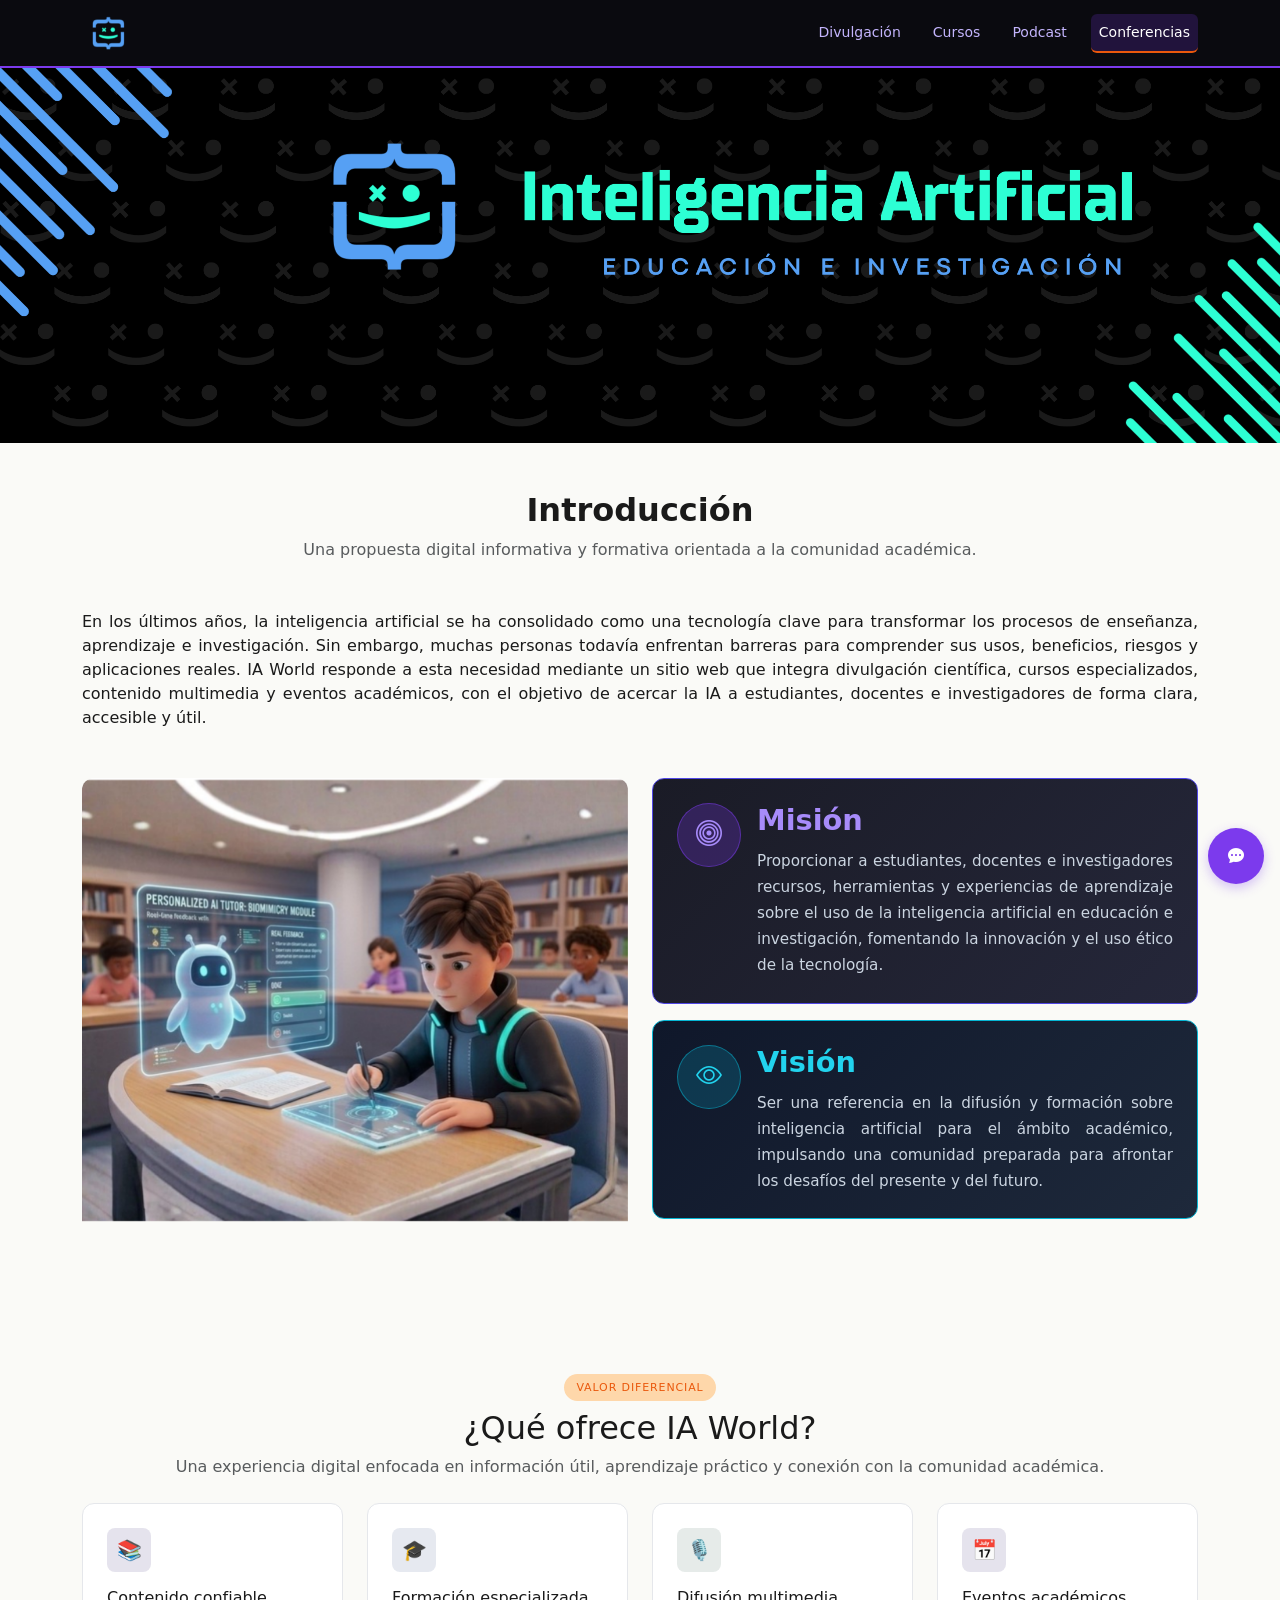
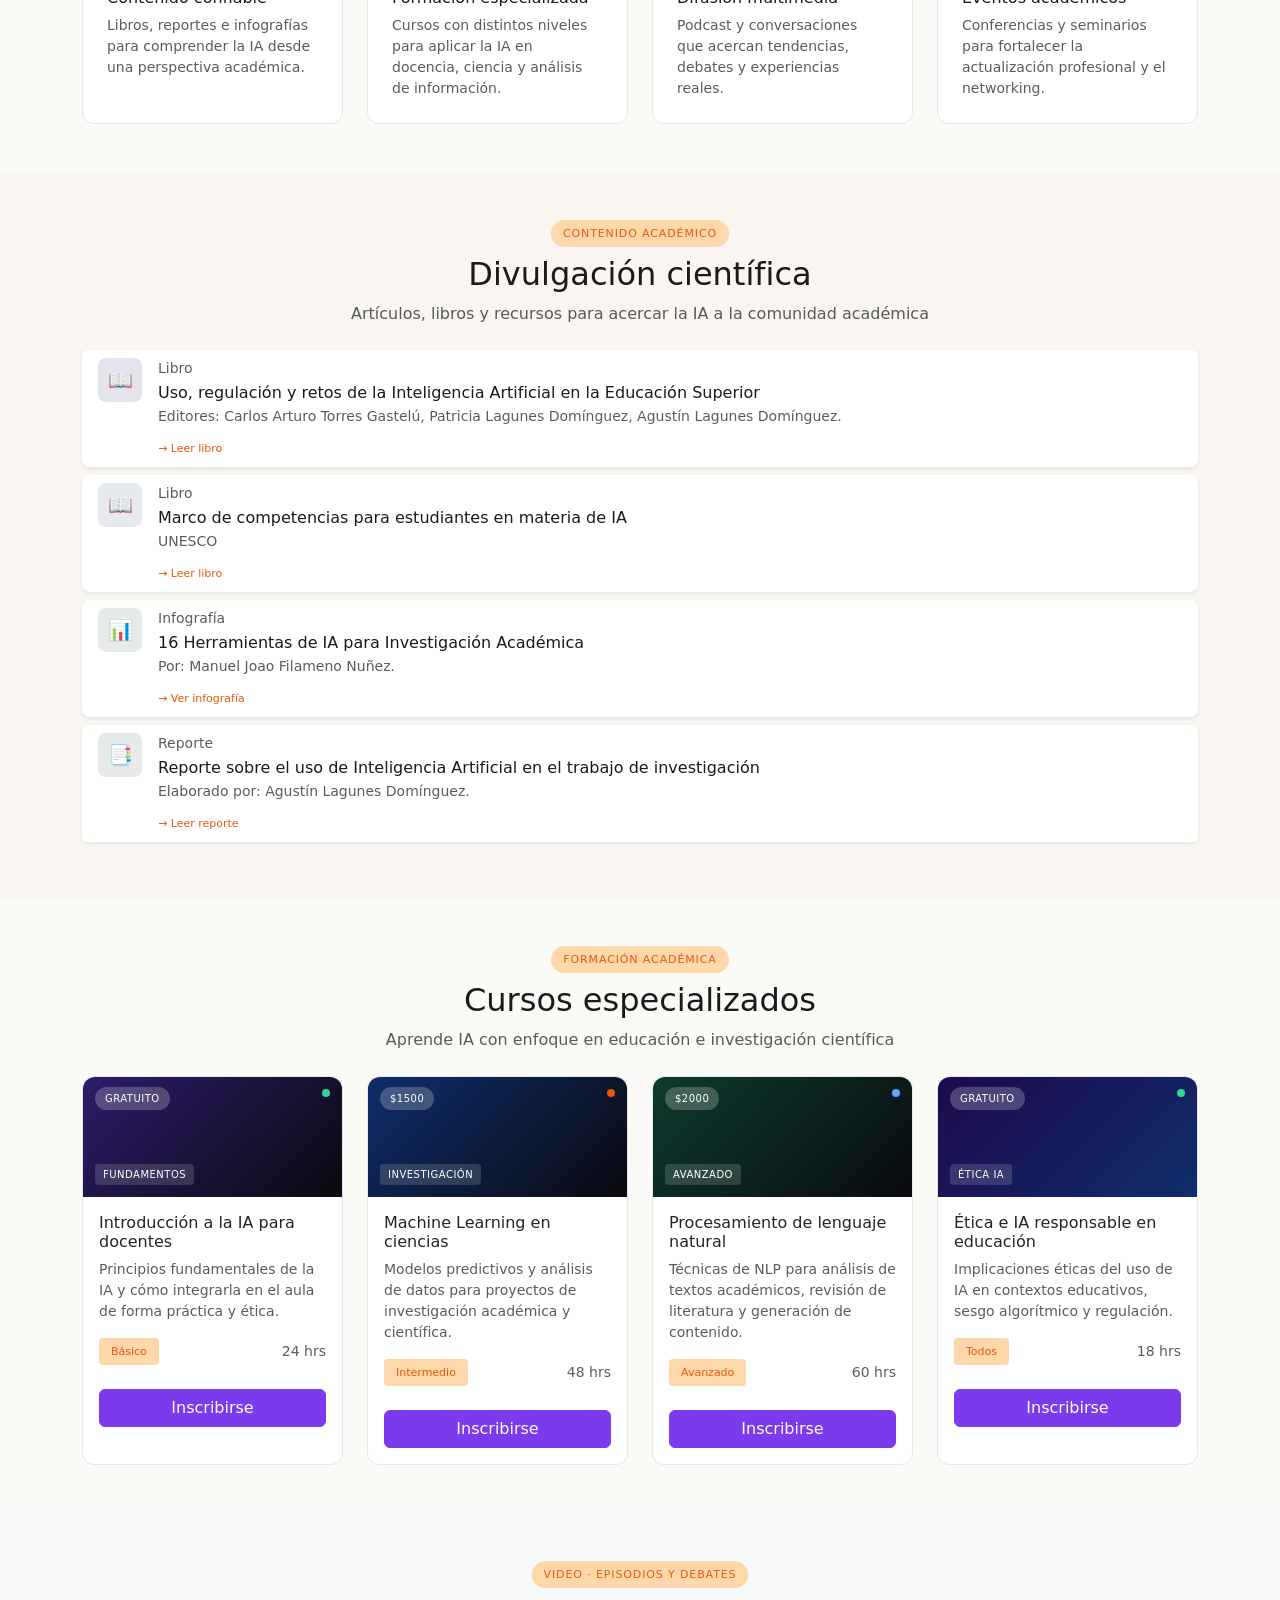
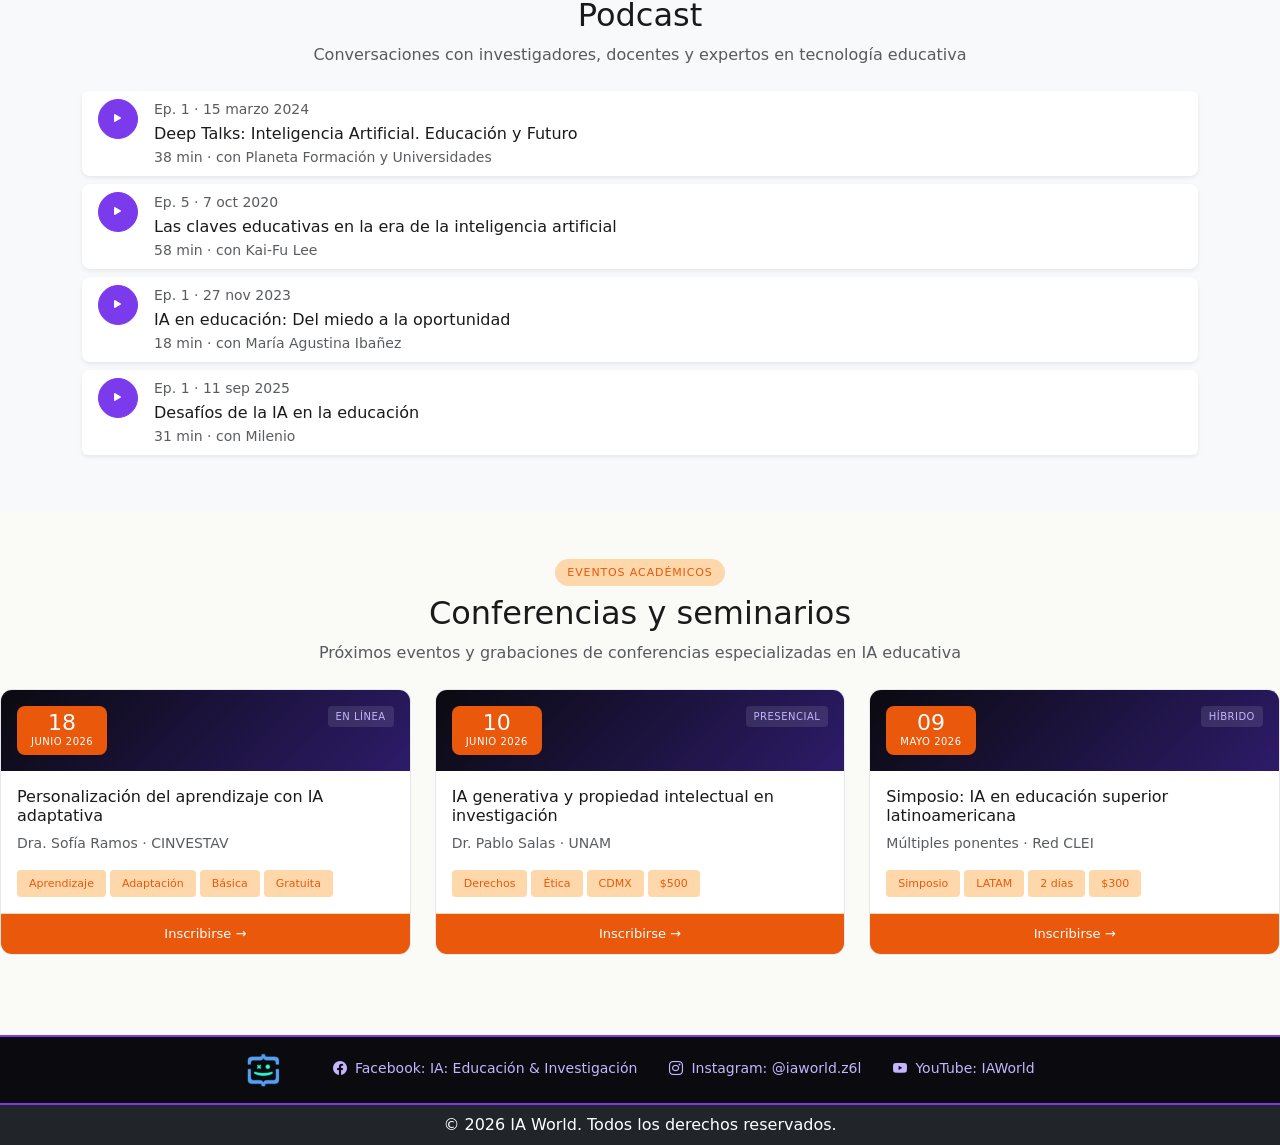
<file: index.html>
<!doctype html>
<html lang="es">
  <head>
    <meta charset="utf-8">
    <meta name="viewport" content="width=device-width, initial-scale=1">

    <!-- CAMBIO: se ajusta el título para mejorar claridad, enfoque SEO y relación con la marca/proyecto -->
    <title>IA World | IA en educación e investigación</title>

    <!-- CAMBIO: se agregan metadatos SEO y de marketing para alinear mejor con el proyecto de marketing digital -->
    <meta name="description" content="IA World es una plataforma informativa y formativa sobre inteligencia artificial aplicada a la educación e investigación, con cursos, divulgación, podcast y conferencias.">
    <meta name="keywords" content="IA, inteligencia artificial, educación, investigación, cursos de IA, divulgación científica, podcast IA, conferencias IA, IA World">
    <meta name="author" content="IA World">
    <meta name="robots" content="index, follow">

    <!-- CAMBIO: metadatos Open Graph para compartir mejor el sitio en redes sociales -->
    <meta property="og:title" content="IA World | IA en educación e investigación">
    <meta property="og:description" content="Explora cursos, recursos, podcast y conferencias sobre inteligencia artificial aplicada a la educación e investigación.">
    <meta property="og:type" content="website">
    <meta property="og:locale" content="es_MX">

    <link rel="preconnect" href="https://cdn.jsdelivr.net">
    <link rel="stylesheet" href="https://cdn.jsdelivr.net/npm/bootstrap@5.3.8/dist/css/bootstrap.min.css" integrity="sha384-sRIl4kxILFvY47J16cr9ZwB07vP4J8+LH7qKQnuqkuIAvNWLzeN8tE5YBujZqJLB" crossorigin="anonymous">
    <link rel="stylesheet" href="https://cdn.jsdelivr.net/npm/bootstrap-icons@1.10.5/font/bootstrap-icons.css">
    <link rel="stylesheet" href="Styles.css?v=2.4">
  </head>

  <body>

    <!-- Navegación -->

    <nav class="navbar navbar-expand-lg navbar-dark ia-navbar sticky-top">
      <div class="container-xl d-flex justify-content-between align-items-center">

        <!--Logo-->

        <a class="navbar-brand d-flex align-items-center" href="#">
          <img src="Logo.png" alt="Logo" height="40">
        </a>

        <!--Menú-->

        <div class="collapse navbar-collapse justify-content-end" id="navMenu">
          <ul class="navbar-nav ms-auto gap-3 align-items-center">


            <li class="nav-item">
              <a class="nav-link ia-nav-link active" href="#divulgacion">Divulgación</a>
            </li>

            <li class="nav-item">
              <a class="nav-link ia-nav-link" href="#cursos">Cursos</a>
            </li>

            <li class="nav-item">
              <a class="nav-link ia-nav-link" href="#podcast">Podcast</a>
            </li>

            <li class="nav-item">
              <a class="nav-link ia-nav-link" href="#conferencias">Conferencias</a>
            </li>

          </ul>
        </div>

        <!--Botones-->

        <button class="navbar-toggler" type="button" data-bs-toggle="collapse" data-bs-target="#navMenu">
          <span class="navbar-toggler-icon"></span>
        </button>

      </div>
   </nav>
      
    <!-- Banner -->

      <img src="Banner.png" class="d-block w-100" alt="...">

   <!-- Introducción -->
      <section class="container py-5" aria-labelledby="titulo-introduccion">
        <div class="text-center mb-5">
          <!-- CAMBIO: H2 porque el H1 ya quedó reservado al encabezado principal -->
          <h2 id="titulo-introduccion">Introducción</h2>
          <!-- CAMBIO: se agrega texto puente para conectar problema, solución y objetivo del sistema -->
          <p class="text-muted mb-0">Una propuesta digital informativa y formativa orientada a la comunidad académica.</p>
        </div>

        <!-- CAMBIO: se mejora el texto para que describa problema, objetivo y valor del sitio -->
        <p class="mb-5" style="text-align: justify;">
          En los últimos años, la inteligencia artificial se ha consolidado como una tecnología clave para transformar los procesos de enseñanza, aprendizaje e investigación. Sin embargo, muchas personas todavía enfrentan barreras para comprender sus usos, beneficios, riesgos y aplicaciones reales. IA World responde a esta necesidad mediante un sitio web que integra divulgación científica, cursos especializados, contenido multimedia y eventos académicos, con el objetivo de acercar la IA a estudiantes, docentes e investigadores de forma clara, accesible y útil.
        </p>

        <div class="row gy-4 d-flex align-items-stretch">
          <div class="col-lg-6">
            <!-- CAMBIO: se mantienen las clases y estructura del carrusel para no afectar estilos -->
            <div id="secondaryCarousel" class="carousel slide" data-bs-ride="carousel" style="height: 500px;" aria-label="Carrusel de imágenes sobre IA en educación">
              <div class="carousel-inner rounded shadow-sm h-100">
                <div class="carousel-item active">
                  <img src="Estudiante_IA.png" class="d-block w-100 h-100 object-fit-cover" alt="Estudiante usando herramientas de inteligencia artificial">
                </div>
                <div class="carousel-item">
                  <img src="Docente_IA.png" class="d-block w-100 h-100 object-fit-cover" alt="Docente integrando inteligencia artificial en clase">
                </div>
                <div class="carousel-item">
                  <img src="Aula_IA.png" class="d-block w-100 h-100 object-fit-cover" alt="Aula con apoyo de herramientas de inteligencia artificial">
                </div>
              </div>
            </div>
          </div>

          <!-- Misión / Visión -->
          <div class="col-lg-6 d-flex flex-column gap-3">
            <article class="mision-section d-flex gap-3 align-items-start" aria-labelledby="titulo-mision">
              <div class="mv-icon-wrap mv-icon-purple flex-shrink-0" aria-hidden="true">
                <i class="bi bi-bullseye"></i>
              </div>
              <div>
                <h2 class="mv-title mv-title-purple" id="titulo-mision">Misión</h2>
                <p class="mv-text" style="text-align: justify;">
                  Proporcionar a estudiantes, docentes e investigadores recursos, herramientas y experiencias de aprendizaje sobre el uso de la inteligencia artificial en educación e investigación, fomentando la innovación y el uso ético de la tecnología.
                </p>
              </div>
            </article>

            <article class="vision-section d-flex gap-3 align-items-start" aria-labelledby="titulo-vision">
              <div class="mv-icon-wrap mv-icon-cyan flex-shrink-0" aria-hidden="true">
                <i class="bi bi-eye"></i>
              </div>
              <div>
                <h2 class="mv-title mv-title-cyan" id="titulo-vision">Visión</h2>
                <p class="mv-text" style="text-align: justify;">
                  Ser una referencia en la difusión y formación sobre inteligencia artificial para el ámbito académico, impulsando una comunidad preparada para afrontar los desafíos del presente y del futuro.
                </p>
              </div>
            </article>
          </div>
        </div>
      </section>

      <!-- CAMBIO: nueva sección de propuesta de valor. No interfiere con JS porque usa estructura nueva e independiente -->
      <section class="py-5 bg-warm-white" aria-labelledby="titulo-propuesta-valor">
        <div class="container-xl">
          <div class="text-center mb-4">
            <span class="badge ia-tag-warm mb-2">Valor diferencial</span>
            <h2 class="fw-medium text-dark-warm" id="titulo-propuesta-valor">¿Qué ofrece IA World?</h2>
            <p class="text-muted">Una experiencia digital enfocada en información útil, aprendizaje práctico y conexión con la comunidad académica.</p>
          </div>

          <div class="row g-4">
            <div class="col-md-6 col-lg-3">
              <div class="card ia-card h-100 border-0 p-4">
                <div class="divul-icon icon-purple mb-3">📚</div>
                <h6 class="fw-medium">Contenido confiable</h6>
                <p class="text-muted small mb-0">Libros, reportes e infografías para comprender la IA desde una perspectiva académica.</p>
              </div>
            </div>
            <div class="col-md-6 col-lg-3">
              <div class="card ia-card h-100 border-0 p-4">
                <div class="divul-icon icon-blue mb-3">🎓</div>
                <h6 class="fw-medium">Formación especializada</h6>
                <p class="text-muted small mb-0">Cursos con distintos niveles para aplicar la IA en docencia, ciencia y análisis de información.</p>
              </div>
            </div>
            <div class="col-md-6 col-lg-3">
              <div class="card ia-card h-100 border-0 p-4">
                <div class="divul-icon icon-green mb-3">🎙️</div>
                <h6 class="fw-medium">Difusión multimedia</h6>
                <p class="text-muted small mb-0">Podcast y conversaciones que acercan tendencias, debates y experiencias reales.</p>
              </div>
            </div>
            <div class="col-md-6 col-lg-3">
              <div class="card ia-card h-100 border-0 p-4">
                <div class="divul-icon icon-purple mb-3">📅</div>
                <h6 class="fw-medium">Eventos académicos</h6>
                <p class="text-muted small mb-0">Conferencias y seminarios para fortalecer la actualización profesional y el networking.</p>
              </div>
            </div>
          </div>
        </div>
      </section>

      <!-- Publicaciones -->
      <section id="divulgacion" class="py-5 bg-cream" aria-labelledby="titulo-divulgacion">
        <div class="container-xl">
          <div class="text-center mb-4">
            <span class="badge ia-tag-warm mb-2">Contenido académico</span>
            <h2 class="fw-medium text-dark-warm" id="titulo-divulgacion">Divulgación científica</h2>
            <p class="text-muted">Artículos, libros y recursos para acercar la IA a la comunidad académica</p>
          </div>

          <!-- Contenido de divulgación editable manualmente en HTML -->
          <div class="list-group">
            <a href="https://zenodo.org/records/18007609" target="_blank" rel="noopener noreferrer" class="list-group-item list-group-item-action shadow-sm mb-2">
              <div class="d-flex gap-3">
                <div class="divul-icon icon-purple flex-shrink-0">📖</div>
                <div class="w-100">
                  <small class="text-muted d-block mb-1">Libro</small>
                  <h6 class="fw-medium mb-1">Uso, regulación y retos de la Inteligencia Artificial en la Educación Superior</h6>
                  <p class="text-muted small mb-2">Editores: Carlos Arturo Torres Gastelú, Patricia Lagunes Domínguez, Agustín Lagunes Domínguez.</p>
                  <span class="ia-link-tag">→ Leer libro</span>
                </div>
              </div>
            </a>

            <a href="https://unesdoc.unesco.org/ark:/48223/pf0000393812" target="_blank" rel="noopener noreferrer" class="list-group-item list-group-item-action shadow-sm mb-2">
              <div class="d-flex gap-3">
                <div class="divul-icon icon-blue flex-shrink-0">📖</div>
                <div class="w-100">
                  <small class="text-muted d-block mb-1">Libro</small>
                  <h6 class="fw-medium mb-1">Marco de competencias para estudiantes en materia de IA</h6>
                  <p class="text-muted small mb-2">UNESCO</p>
                  <span class="ia-link-tag">→ Leer libro</span>
                </div>
              </div>
            </a>

            <a href="https://unifranz.edu.bo/wp-content/uploads/2025/05/INFOGRAFIA-BLOG-HERRAMIENTAS-IA-PARA-INVESTIGACION.png" target="_blank" rel="noopener noreferrer" class="list-group-item list-group-item-action shadow-sm mb-2">
              <div class="d-flex gap-3">
                <div class="divul-icon icon-green flex-shrink-0">📊</div>
                <div class="w-100">
                  <small class="text-muted d-block mb-1">Infografía</small>
                  <h6 class="fw-medium mb-1">16 Herramientas de IA para Investigación Académica</h6>
                  <p class="text-muted small mb-2">Por: Manuel Joao Filameno Nuñez.</p>
                  <span class="ia-link-tag">→ Ver infografía</span>
                </div>
              </div>
            </a>

            <a href="https://www.researchgate.net/publication/386342331" target="_blank" rel="noopener noreferrer" class="list-group-item list-group-item-action shadow-sm mb-2">
              <div class="d-flex gap-3">
                <div class="divul-icon icon-green flex-shrink-0">📑</div>
                <div class="w-100">
                  <small class="text-muted d-block mb-1">Reporte</small>
                  <h6 class="fw-medium mb-1">Reporte sobre el uso de Inteligencia Artificial en el trabajo de investigación</h6>
                  <p class="text-muted small mb-2">Elaborado por: Agustín Lagunes Domínguez.</p>
                  <span class="ia-link-tag">→ Leer reporte</span>
                </div>
              </div>
            </a>
          </div>
        </div>
      </section>

      <!-- Cursos -->
      <section id="cursos" class="py-5 bg-warm-white" aria-labelledby="titulo-cursos">
        <div class="container-xl">
          <div class="text-center mb-4">
            <span class="badge ia-tag-warm mb-2">Formación académica</span>
            <h2 class="fw-medium text-dark-warm" id="titulo-cursos">Cursos especializados</h2>
            <p class="text-muted">Aprende IA con enfoque en educación e investigación científica</p>
          </div>

          <!-- Tarjetas de cursos editables manualmente en HTML -->
          <div class="row g-4">
            <div class="col-12 col-sm-6 col-xl-3">
              <div class="card ia-card h-100 border-0 cursor-pointer" data-curso-id="introduccion-ia-docentes" style="cursor: pointer;">
                <div class="curso-banner banner-purple">
                  <span class="curso-price">Gratuito</span>
                  <div class="curso-dot dot-green"></div>
                  <span class="curso-chip">Fundamentos</span>
                </div>
                <div class="card-body">
                  <h6 class="card-title fw-medium">Introducción a la IA para docentes</h6>
                  <p class="card-text text-muted small">Principios fundamentales de la IA y cómo integrarla en el aula de forma práctica y ética.</p>
                  <div class="d-flex justify-content-between align-items-center mt-3">
                    <span class="badge ia-level-badge">Básico</span>
                    <small class="text-muted">24 hrs</small>
                  </div>
                  <button type="button" class="btn btn-primary w-100 mt-4 btn-inscribirse" data-tipo="curso" data-id="1" data-course="Introducción a la IA para docentes" data-price="0">Inscribirse</button>
                </div>
              </div>
            </div>

            <div class="col-12 col-sm-6 col-xl-3">
              <div class="card ia-card h-100 border-0 cursor-pointer" data-curso-id="machine-learning-ciencias" style="cursor: pointer;">
                <div class="curso-banner banner-blue">
                  <span class="curso-price">$1500</span>
                  <div class="curso-dot dot-orange"></div>
                  <span class="curso-chip">Investigación</span>
                </div>
                <div class="card-body">
                  <h6 class="card-title fw-medium">Machine Learning en ciencias</h6>
                  <p class="card-text text-muted small">Modelos predictivos y análisis de datos para proyectos de investigación académica y científica.</p>
                  <div class="d-flex justify-content-between align-items-center mt-3">
                    <span class="badge ia-level-badge">Intermedio</span>
                    <small class="text-muted">48 hrs</small>
                  </div>
                  <button type="button" class="btn btn-primary w-100 mt-4 btn-inscribirse" data-tipo="curso" data-id="2" data-course="Machine Learning en ciencias" data-price="1500">Inscribirse</button>
                </div>
              </div>
            </div>

            <div class="col-12 col-sm-6 col-xl-3">
              <div class="card ia-card h-100 border-0 cursor-pointer" data-curso-id="procesamiento-lenguaje-natural" style="cursor: pointer;">
                <div class="curso-banner banner-green">
                  <span class="curso-price">$2000</span>
                  <div class="curso-dot dot-blue"></div>
                  <span class="curso-chip">Avanzado</span>
                </div>
                <div class="card-body">
                  <h6 class="card-title fw-medium">Procesamiento de lenguaje natural</h6>
                  <p class="card-text text-muted small">Técnicas de NLP para análisis de textos académicos, revisión de literatura y generación de contenido.</p>
                  <div class="d-flex justify-content-between align-items-center mt-3">
                    <span class="badge ia-level-badge">Avanzado</span>
                    <small class="text-muted">60 hrs</small>
                  </div>
                  <button type="button" class="btn btn-primary w-100 mt-4 btn-inscribirse" data-tipo="curso" data-id="3" data-course="Procesamiento de lenguaje natural" data-price="2000">Inscribirse</button>
                </div>
              </div>
            </div>

            <div class="col-12 col-sm-6 col-xl-3">
              <div class="card ia-card h-100 border-0 cursor-pointer" data-curso-id="etica-ia-educacion" style="cursor: pointer;">
                <div class="curso-banner banner-mixed">
                  <span class="curso-price">Gratuito</span>
                  <div class="curso-dot dot-green"></div>
                  <span class="curso-chip">Ética IA</span>
                </div>
                <div class="card-body">
                  <h6 class="card-title fw-medium">Ética e IA responsable en educación</h6>
                  <p class="card-text text-muted small">Implicaciones éticas del uso de IA en contextos educativos, sesgo algorítmico y regulación.</p>
                  <div class="d-flex justify-content-between align-items-center mt-3">
                    <span class="badge ia-level-badge">Todos</span>
                    <small class="text-muted">18 hrs</small>
                  </div>
                  <button type="button" class="btn btn-primary w-100 mt-4 btn-inscribirse" data-tipo="curso" data-id="4" data-course="Ética e IA responsable en educación" data-price="0">Inscribirse</button>
                </div>
              </div>
            </div>
          </div>
        </div>
      </section>

      <!-- Podcast -->
      <section id="podcast" class="py-5 bg-light" aria-labelledby="titulo-podcast">
        <div class="container-xl">
          <div class="text-center mb-4">
            <span class="badge ia-tag-warm mb-2">Video · Episodios y debates</span>
            <h2 class="fw-medium text-dark-warm" id="titulo-podcast">Podcast</h2>
            <p class="text-muted">Conversaciones con investigadores, docentes y expertos en tecnología educativa</p>
          </div>

          <!-- Lista de podcast editable manualmente en HTML -->
          <div class="list-group">
            <a href="https://youtu.be/ijsrWdObnU0?si=lhzn64n9DIzGZ03E" target="_blank" rel="noopener noreferrer" class="list-group-item shadow-sm mb-2" style="text-decoration: none; color: inherit;">
              <div class="d-flex gap-3 align-items-start">
                <div class="flex-shrink-0">
                  <button type="button" class="btn btn-sm btn-primary rounded-circle" style="width: 40px; height: 40px; display: flex; align-items: center; justify-content: center;">
                    <i class="bi bi-play-fill"></i>
                  </button>
                </div>
                <div class="flex-grow-1 min-w-0">
                  <small class="text-muted d-block mb-1">Ep. 1 · 15 marzo 2024</small>
                  <h6 class="fw-medium mb-1">Deep Talks: Inteligencia Artificial. Educación y Futuro</h6>
                  <p class="text-muted small mb-0">38 min · con Planeta Formación y Universidades</p>
                </div>
              </div>
            </a>

            <a href="https://youtu.be/18QBF0LifbY?si=sogsHtZaVv_5JR6u" target="_blank" rel="noopener noreferrer" class="list-group-item shadow-sm mb-2" style="text-decoration: none; color: inherit;">
              <div class="d-flex gap-3 align-items-start">
                <div class="flex-shrink-0">
                  <button type="button" class="btn btn-sm btn-primary rounded-circle" style="width: 40px; height: 40px; display: flex; align-items: center; justify-content: center;">
                    <i class="bi bi-play-fill"></i>
                  </button>
                </div>
                <div class="flex-grow-1 min-w-0">
                  <small class="text-muted d-block mb-1">Ep. 5 · 7 oct 2020</small>
                  <h6 class="fw-medium mb-1">Las claves educativas en la era de la inteligencia artificial</h6>
                  <p class="text-muted small mb-0">58 min · con Kai-Fu Lee</p>
                </div>
              </div>
            </a>

            <a href="https://youtu.be/MZhKDt86PX8?si=y2V00V5-LdbYNt0Q" target="_blank" rel="noopener noreferrer" class="list-group-item shadow-sm mb-2" style="text-decoration: none; color: inherit;">
              <div class="d-flex gap-3 align-items-start">
                <div class="flex-shrink-0">
                  <button type="button" class="btn btn-sm btn-primary rounded-circle" style="width: 40px; height: 40px; display: flex; align-items: center; justify-content: center;">
                    <i class="bi bi-play-fill"></i>
                  </button>
                </div>
                <div class="flex-grow-1 min-w-0">
                  <small class="text-muted d-block mb-1">Ep. 1 · 27 nov 2023</small>
                  <h6 class="fw-medium mb-1">IA en educación: Del miedo a la oportunidad</h6>
                  <p class="text-muted small mb-0">18 min · con María Agustina Ibañez</p>
                </div>
              </div>
            </a>

            <a href="https://youtu.be/Isi3h8dQ7Kw?si=gBDVBCH9J5ZVXjW1" target="_blank" rel="noopener noreferrer" class="list-group-item shadow-sm mb-2" style="text-decoration: none; color: inherit;">
              <div class="d-flex gap-3 align-items-start">
                <div class="flex-shrink-0">
                  <button type="button" class="btn btn-sm btn-primary rounded-circle" style="width: 40px; height: 40px; display: flex; align-items: center; justify-content: center;">
                    <i class="bi bi-play-fill"></i>
                  </button>
                </div>
                <div class="flex-grow-1 min-w-0">
                  <small class="text-muted d-block mb-1">Ep. 1 · 11 sep 2025</small>
                  <h6 class="fw-medium mb-1">Desafíos de la IA en la educación</h6>
                  <p class="text-muted small mb-0">31 min · con Milenio</p>
                </div>
              </div>
            </a>
          </div>
        </div>
      </section>

      <!-- Conferencias -->
      <section id="conferencias" class="py-5 bg-warm-white" aria-labelledby="titulo-conferencias">
        <div class="container-xl">
          <div class="text-center mb-4">
            <span class="badge ia-tag-warm mb-2">Eventos académicos</span>
            <h2 class="fw-medium text-dark-warm" id="titulo-conferencias">Conferencias y seminarios</h2>
            <p class="text-muted">Próximos eventos y grabaciones de conferencias especializadas en IA educativa</p>
          </div>
        </div>

        <!-- Tarjetas de conferencias editables manualmente en HTML -->
        <div class="row g-4 justify-content-center">
          <div class="col-12 col-md-6 col-lg-4">
            <div class="card ia-card overflow-hidden h-100 border-0">
              <div class="conf-head d-flex justify-content-between align-items-start p-3">
                <div class="conf-date-box text-center">
                  <div class="conf-day">18</div>
                  <div class="conf-month">Junio 2026</div>
                </div>
                <span class="conf-mode-badge">En línea</span>
              </div>
              <div class="card-body">
                <h6 class="fw-medium">Personalización del aprendizaje con IA adaptativa</h6>
                <p class="text-muted small">Dra. Sofía Ramos · CINVESTAV</p>
                <div class="d-flex flex-wrap gap-1">
                  <span class="badge ia-conf-tag">Aprendizaje</span>
                  <span class="badge ia-conf-tag">Adaptación</span>
                  <span class="badge ia-conf-tag">Básica</span>
                  <span class="badge ia-conf-tag">Gratuita</span>
                </div>
              </div>
              <button class="btn btn-conf-register btn-inscribirse w-100 rounded-0" data-tipo="conferencia" data-id="1" data-course="Personalización del aprendizaje con IA adaptativa" data-price="0">
                Inscribirse →
              </button>
            </div>
          </div>

          <div class="col-12 col-md-6 col-lg-4">
            <div class="card ia-card overflow-hidden h-100 border-0">
              <div class="conf-head d-flex justify-content-between align-items-start p-3">
                <div class="conf-date-box text-center">
                  <div class="conf-day">10</div>
                  <div class="conf-month">Junio 2026</div>
                </div>
                <span class="conf-mode-badge">Presencial</span>
              </div>
              <div class="card-body">
                <h6 class="fw-medium">IA generativa y propiedad intelectual en investigación</h6>
                <p class="text-muted small">Dr. Pablo Salas · UNAM</p>
                <div class="d-flex flex-wrap gap-1">
                  <span class="badge ia-conf-tag">Derechos</span>
                  <span class="badge ia-conf-tag">Ética</span>
                  <span class="badge ia-conf-tag">CDMX</span>
                  <span class="badge ia-conf-tag">$500</span>
                </div>
              </div>
              <button class="btn btn-conf-register btn-inscribirse w-100 rounded-0" data-tipo="conferencia" data-id="2" data-course="IA generativa y propiedad intelectual" data-price="500">
                Inscribirse →
              </button>
            </div>
          </div>

          <div class="col-12 col-md-6 col-lg-4">
            <div class="card ia-card overflow-hidden h-100 border-0">
              <div class="conf-head d-flex justify-content-between align-items-start p-3">
                <div class="conf-date-box text-center">
                  <div class="conf-day">09</div>
                  <div class="conf-month">Mayo 2026</div>
                </div>
                <span class="conf-mode-badge">Híbrido</span>
              </div>
              <div class="card-body">
                <h6 class="fw-medium">Simposio: IA en educación superior latinoamericana</h6>
                <p class="text-muted small">Múltiples ponentes · Red CLEI</p>
                <div class="d-flex flex-wrap gap-1">
                  <span class="badge ia-conf-tag">Simposio</span>
                  <span class="badge ia-conf-tag">LATAM</span>
                  <span class="badge ia-conf-tag">2 días</span>
                  <span class="badge ia-conf-tag">$300</span>
                </div>
              </div>
              <button class="btn btn-conf-register btn-inscribirse w-100 rounded-0" data-tipo="conferencia" data-id="3" data-course="Simposio IA educación superior" data-price="300">
                Inscribirse →
              </button>
            </div>
          </div>
        </div>
      </section>

     

    <!-- Footer -->
    <footer class="navbar navbar-expand-lg navbar-dark ia-navbar" aria-label="Pie de página">
      <div class="container-x1 w-100 d-flex justify-content-center align-items-center gap-4 flex-column flex-md-row text-center">
        <a class="navbar-brand d-flex align-items-center justify-content-center" href="#inicio">
          <img src="Logo.png" height="40" class="d-inline-block align-text-top" alt="Logo IA World">
        </a>
        <div>
          <ul class="navbar-nav gap-3 d-flex flex-column flex-md-row align-items-center justify-content-center mb-0">
            <li class="nav-item">
              <a class="nav-link ia-nav-link text-white" href="https://www.facebook.com/IAWorld.z6l" target="_blank" rel="noopener noreferrer">
                <i class="bi bi-facebook me-2"></i>Facebook: IA: Educación &amp; Investigación
              </a>
            </li>
            <li class="nav-item">
              <a class="nav-link ia-nav-link text-white" href="https://www.instagram.com/iaworld.z6l/" target="_blank" rel="noopener noreferrer">
                <i class="bi bi-instagram me-2"></i>Instagram: @iaworld.z6l
              </a>
            </li>
            <li class="nav-item">
              <a class="nav-link ia-nav-link text-white" href="https://www.youtube.com/@IAWorld-z6l" target="_blank" rel="noopener noreferrer">
                <i class="bi bi-youtube me-2"></i>YouTube: IAWorld
              </a>
            </li>
          </ul>
        </div>
      </div>
    </footer>

    <div class="bg-dark text-white text-center py-2">
      <p class="mb-0">&copy; 2026 IA World. Todos los derechos reservados.</p>
    </div>

    <!-- Contacto -->
    <div class="modal fade" id="contactModal" tabindex="-1" aria-labelledby="contactModalLabel" aria-hidden="true">
      <div class="modal-dialog">
        <div class="modal-content">
          <div class="modal-header">
            <h5 class="modal-title" id="contactModalLabel">Contacto</h5>
            <button type="button" class="btn-close" data-bs-dismiss="modal" aria-label="Cerrar"></button>
          </div>
          <div class="modal-body">
            <!-- CAMBIO: se agregan atributos de ayuda para UX, pero se conserva la estructura requerida por script.js -->
            <form method="POST">
              <div class="mb-3">
                <label for="name" class="form-label">Nombre completo:</label>
                <input type="text" class="form-control" id="name" name="name" autocomplete="name" required>
              </div>
              <div class="mb-3">
                <label for="email" class="form-label">Email:</label>
                <input type="email" class="form-control" id="email" name="email" autocomplete="email" required>
              </div>
              <div class="mb-3">
                <label for="message" class="form-label">Mensaje:</label>
                <textarea class="form-control" id="message" name="message" rows="3" placeholder="Cuéntanos en qué podemos apoyarte" required></textarea>
              </div>
              <button type="submit" class="btn btn-primary">Enviar</button>
            </form>
          </div>
        </div>
      </div>
    </div>

    <!-- Botón flotante para contacto -->
    <button type="button" class="btn btn-primary position-fixed bottom-0 end-0 m-3" data-bs-toggle="modal" data-bs-target="#contactModal" style="z-index: 1050;" aria-label="Abrir formulario de contacto">
      <i class="bi bi-chat-dots-fill"></i>
    </button>

    <!-- CAMBIO: se conservan exactamente los archivos externos CSS y JS para no alterar funciones -->
    <script src="https://cdn.jsdelivr.net/npm/bootstrap@5.3.8/dist/js/bootstrap.bundle.min.js" integrity="sha384-FKyoEForCGlyvwx9Hj09JcYn3nv7wiPVlz7YYwJrWVcXK/BmnVDxM+D2scQbITxI" crossorigin="anonymous"></script>
    <script src="script.js?v=2.2"></script>
  </body>
</html>
</file>
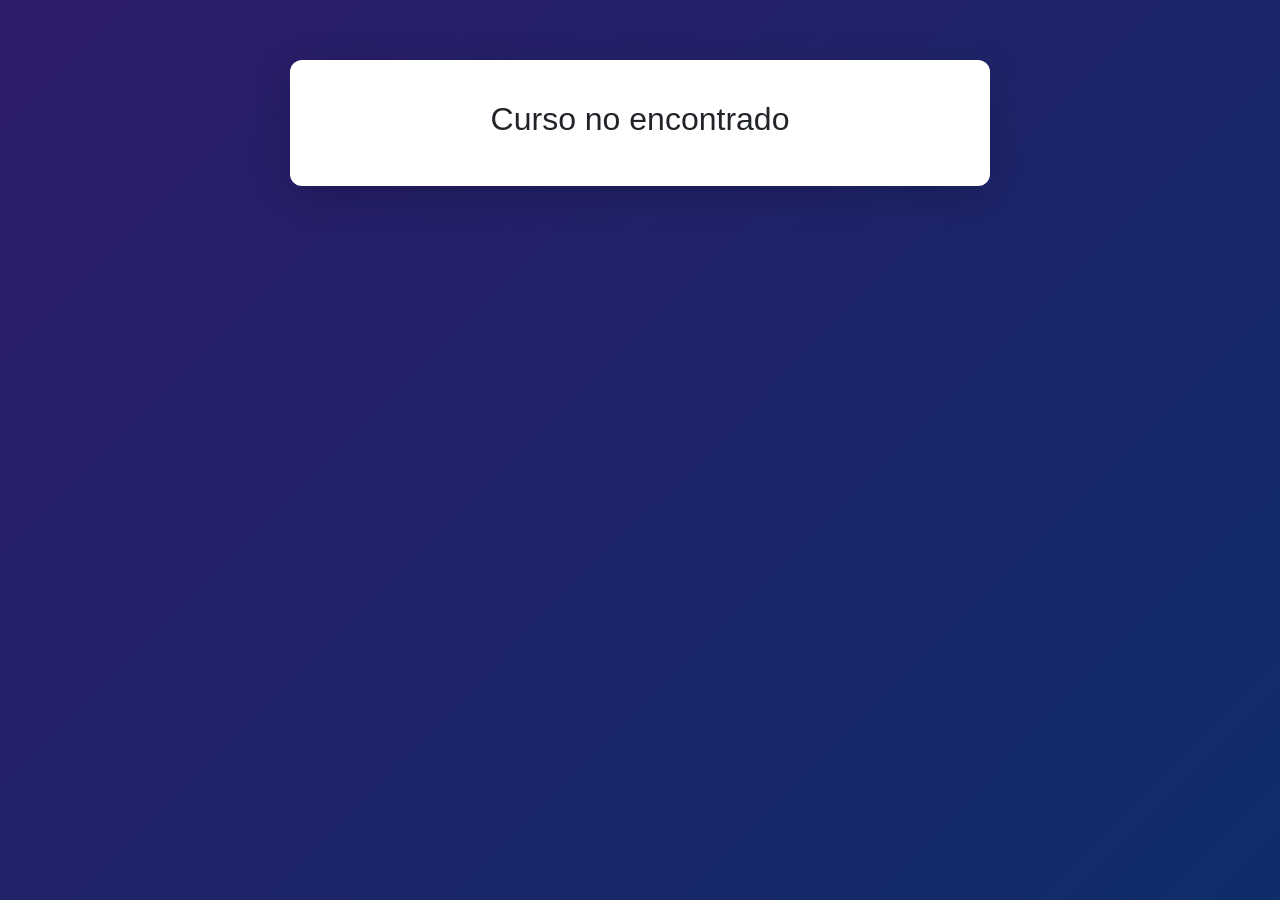
<file: detalle-curso.html>
<!DOCTYPE html>
<html lang="es">
<head>
    <meta charset="utf-8">
    <meta name="viewport" content="width=device-width, initial-scale=1">
    <title>Detalle del Curso</title>
    <link href="https://cdn.jsdelivr.net/npm/bootstrap@5.3.8/dist/css/bootstrap.min.css" rel="stylesheet" integrity="sha384-sRIl4kxILFvY47J16cr9ZwB07vP4J8+LH7qKQnuqkuIAvNWLzeN8tE5YBujZqJLB" crossorigin="anonymous">
    <link rel="stylesheet" href="https://cdn.jsdelivr.net/npm/bootstrap-icons@1.10.5/font/bootstrap-icons.css">
    <style>
        :root {
            --color-purple: #6c63ff;
            --color-blue: #0066cc;
            --color-green: #34d399;
            --color-cyan: #00d4ff;
        }
        
        body {
            background: linear-gradient(135deg, #2d1b69 0%, #0f2d6b 100%);
            font-family: -apple-system, BlinkMacSystemFont, "Segoe UI", Roboto, "Helvetica Neue", Arial, sans-serif;
            min-height: 100vh;
            padding: 20px 0;
        }
        
        .detalle-container {
            background: white;
            border-radius: 12px;
            box-shadow: 0 10px 40px rgba(0, 0, 0, 0.2);
            max-width: 700px;
            margin: 40px auto;
            overflow: hidden;
        }
        
        .curso-header {
            background: linear-gradient(135deg, #6c63ff 0%, #00d4ff 100%);
            color: white;
            padding: 40px 30px;
            text-align: center;
        }
        
        .curso-header h1 {
            font-size: 28px;
            font-weight: bold;
            margin-bottom: 15px;
        }
        
        .curso-chip-header {
            display: inline-block;
            background: rgba(255, 255, 255, 0.3);
            padding: 6px 14px;
            border-radius: 20px;
            font-size: 13px;
            font-weight: 600;
            margin-bottom: 15px;
        }
        
        .curso-precio-header {
            font-size: 24px;
            font-weight: bold;
            margin-top: 15px;
        }
        
        .detalle-content {
            padding: 40px 30px;
        }
        
        .seccion-info {
            margin-bottom: 30px;
        }
        
        .seccion-titulo {
            font-size: 18px;
            font-weight: bold;
            color: #2d1b69;
            margin-bottom: 15px;
            padding-bottom: 10px;
            border-bottom: 2px solid #f0f0f0;
        }
        
        .info-grid {
            display: grid;
            grid-template-columns: repeat(auto-fit, minmax(150px, 1fr));
            gap: 20px;
            margin-bottom: 20px;
        }
        
        .info-item {
            text-align: center;
        }
        
        .info-label {
            font-size: 12px;
            color: #999;
            text-transform: uppercase;
            letter-spacing: 1px;
            margin-bottom: 5px;
        }
        
        .info-valor {
            font-size: 18px;
            font-weight: bold;
            color: #2d1b69;
        }
        
        .descripcion {
            line-height: 1.6;
            color: #555;
            text-align: justify;
        }
        
        .punto-item {
            display: flex;
            gap: 12px;
            margin-bottom: 12px;
            color: #555;
        }
        
        .punto-item i {
            color: #34d399;
            flex-shrink: 0;
            margin-top: 2px;
        }
        
        .requisitos {
            background: #f8f9fa;
            padding: 20px;
            border-radius: 8px;
            border-left: 4px solid #34d399;
        }
        
        .back-button {
            display: inline-block;
            margin-bottom: 20px;
            color: #6c63ff;
            text-decoration: none;
            font-weight: 600;
            transition: color 0.2s;
        }
        
        .back-button:hover {
            color: #00d4ff;
        }
    </style>
</head>
<body>
    <div class="detalle-container">
        <div class="curso-header">
            <div class="curso-chip-header" id="chipCategoria"></div>
            <h1 id="cursoTitulo">Cargando...</h1>
            <div class="curso-precio-header" id="cursoPrecio"></div>
        </div>
        
        <div class="detalle-content">
            <div class="seccion-info">
                <div class="seccion-titulo">📊 Información General</div>
                <div class="info-grid">
                    <div class="info-item">
                        <div class="info-label">Duración</div>
                        <div class="info-valor" id="duracion">--</div>
                    </div>
                    <div class="info-item">
                        <div class="info-label">Nivel</div>
                        <div class="info-valor" id="nivel">--</div>
                    </div>
                    <div class="info-item">
                        <div class="info-label">Estado</div>
                        <div class="info-valor" id="estado">--</div>
                    </div>
                </div>
            </div>
            
            <div class="seccion-info">
                <div class="seccion-titulo">📝 Descripción</div>
                <p class="descripcion" id="descripcion">Cargando descripción...</p>
            </div>
            
            <div class="seccion-info">
                <div class="seccion-titulo">🎯 ¿Qué aprenderás?</div>
                <div id="aprenderás"></div>
            </div>
            
            <div class="seccion-info requisitos">
                <div class="seccion-titulo" style="border-bottom: none; color: #2d1b69;">📋 Requisitos</div>
                <div id="requisitos"></div>
            </div>
        </div>
    </div>

    <script>
        // Información de los cursos
        const cursos = {
            'introduccion-ia-docentes': {
                titulo: 'Introducción a la IA para docentes',
                categoria: 'Fundamentos',
                precio: 'Gratuito',
                duracion: '24 hrs',
                nivel: 'Básico',
                estado: 'Disponible',
                descripcion: 'Este curso proporciona a los docentes una introducción completa a los principios fundamentales de la Inteligencia Artificial y cómo integrarla de forma práctica y ética en el aula. Aprenderás desde conceptos básicos hasta aplicaciones prácticas para mejorar la enseñanza.',
                aprende: [
                    'Conceptos fundamentales de la IA y machine learning',
                    'Herramientas de IA útiles para docentes',
                    'Integración ética de la IA en el aula',
                    'Casos de éxito en educación',
                    'Mejores prácticas y seguridad'
                ],
                requisitos: [
                    'No requiere conocimientos previos de programación',
                    'Acceso a una computadora e internet',
                    'Motivación por aprender nuevas tecnologías'
                ]
            },
            'machine-learning-ciencias': {
                titulo: 'Machine Learning en ciencias',
                categoria: 'Investigación',
                precio: '$1500',
                duracion: '48 hrs',
                nivel: 'Intermedio',
                estado: 'Próximamente',
                descripcion: 'Aprende a utilizar modelos predictivos y análisis de datos para tus proyectos de investigación académica y científica. Este curso te enseñará técnicas avanzadas de machine learning aplicadas a contextos reales.',
                aprende: [
                    'Fundamentos de machine learning y estadística',
                    'Preparación y análisis de datos científicos',
                    'Modelos predictivos y de clasificación',
                    'Validación y evaluación de modelos',
                    'Herramientas como Python, Scikit-learn y Pandas'
                ],
                requisitos: [
                    'Conocimientos básicos de Python o programación',
                    'Nociones de estadística',
                    'Experiencia previa con análisis de datos'
                ]
            },
            'procesamiento-lenguaje-natural': {
                titulo: 'Procesamiento de lenguaje natural',
                categoria: 'Avanzado',
                precio: '$2000',
                duracion: '60 hrs',
                nivel: 'Avanzado',
                estado: 'En desarrollo',
                descripcion: 'Domina las técnicas de Procesamiento de Lenguaje Natural (NLP) para análisis de textos académicos, revisión de literatura y generación de contenido. Una especialización avanzada para investigadores y académicos.',
                aprende: [
                    'Fundamentos del procesamiento de lenguaje natural',
                    'Análisis de sentimientos y extracción de información',
                    'Modelos de lenguaje y transformers',
                    'Aplicaciones en revisión de literatura académica',
                    'Generación automática de resúmenes y contenido'
                ],
                requisitos: [
                    'Experiencia sólida en Python',
                    'Conocimientos de machine learning',
                    'Familiaridad con librerías como NLTK, spaCy o Hugging Face'
                ]
            },
            'etica-ia-educacion': {
                titulo: 'Ética e IA responsable en educación',
                categoria: 'Ética IA',
                precio: 'Gratuito',
                duracion: '18 hrs',
                nivel: 'Todos',
                estado: 'Disponible',
                descripcion: 'Explora las implicaciones éticas del uso de la Inteligencia Artificial en contextos educativos. Aprenderás sobre sesgo algorítmico, regulación y cómo implementar IA de manera responsable.',
                aprende: [
                    'Marco ético para la IA en educación',
                    'Detección y mitigación de sesgos algorítmicos',
                    'Privacidad y protección de datos en sistemas de IA',
                    'Regulación y normativas (GDPR, etc.)',
                    'Desarrollo responsable de tecnología educativa'
                ],
                requisitos: [
                    'No requiere conocimientos técnicos previos',
                    'Interés en temas éticos y sociales',
                    'Participación activa en discusiones'
                ]
            }
        };

        // Obtener parámetro de URL
        const urlParams = new URLSearchParams(window.location.search);
        const cursoId = urlParams.get('id');
        const curso = cursos[cursoId];

        if (!curso) {
            document.body.innerHTML = '<div class="detalle-container" style="text-align: center; padding: 40px;"><h2>Curso no encontrado</h2></div>';
        } else {
            // Llenar datos del curso
            document.getElementById('chipCategoria').textContent = curso.categoria;
            document.getElementById('cursoTitulo').textContent = curso.titulo;
            document.getElementById('cursoPrecio').textContent = curso.precio;
            document.getElementById('duracion').textContent = curso.duracion;
            document.getElementById('nivel').textContent = curso.nivel;
            document.getElementById('estado').textContent = curso.estado;
            document.getElementById('descripcion').textContent = curso.descripcion;

            // Llenar "¿Qué aprenderás?"
            const aprenderasDiv = document.getElementById('aprenderás');
            curso.aprende.forEach(item => {
                aprenderasDiv.innerHTML += `
                    <div class="punto-item">
                        <i class="bi bi-check-circle-fill"></i>
                        <span>${item}</span>
                    </div>
                `;
            });

            // Llenar requisitos
            const requisitosDiv = document.getElementById('requisitos');
            curso.requisitos.forEach(item => {
                requisitosDiv.innerHTML += `
                    <div class="punto-item">
                        <i class="bi bi-info-circle-fill"></i>
                        <span>${item}</span>
                    </div>
                `;
            });

// No hay botón de inscripción en la vista de detalles
        }
    </script>
</body>
</html>
</file>
<file: Styles.css>
:root{
    --dark-blank:        #0a0a0f;
    --dark-purple:       #2d1b69;
    --dark-blue:         #0f2d6b;
    --dark-green:        #0d3b2e;
    --accent-purple:     #7c3aed;
    --accent-blue:       #2563eb;
    --accent-green:      #059669;
    --warm-white:        #fafaf7;
    --warm-orange:       #ea580c;
    --warm-black:        #1a1a1a;
    --warm-orange-light: #fed7aa;
}

/* -- Reset minimo -- */
body{
    background-color: var(--warm-white);
    color: var(--warm-black);
}

/*--Utilidades de color--*/
.text-orange {color: var(--warm-orange) !important;}
.text-slate     { color: #94a3b8; }
.text-dark-warm { color: var(--warm-black); }
.bg-warm-white  { background-color: var(--warm-white); }
.bg-cream       { background-color: #f9f5f0; }


/* -- Navegación -- */
.ia-navbar {
    background-color: var(--dark-blank);
    border-bottom: 2px solid var(--accent-purple);
    min-height: 64px;
}
.ia-nav-link {
    color: #c4b5fd !important;
    border-radius: 6px;
    font-size: 14px;
    border-bottom: 2px solid transparent;
    transition: background 0.2s, color 0.2s;
}
.ia-nav-link:hover {
    background-color: rgba(124, 58, 237, 0.2);
    color: white !important;
}
.ia-nav-link.active {
    background-color: rgba(124, 58, 237, 0.2);
    color: white !important;
    border-bottom: 2px solid var(--warm-orange);
}

/* -- Hero -- */
.hero-section {
  background-color: var(--dark-blank);
  background-image:
    radial-gradient(ellipse at 20% 50%, rgba(45, 27, 105, 0.8) 0%, transparent 60%),
    radial-gradient(ellipse at 80% 30%, rgba(15, 45, 107, 0.7) 0%, transparent 60%),
    radial-gradient(ellipse at 60% 80%, rgba(13, 59, 46, 0.5) 0%, transparent 50%);
  position: relative;
  overflow: hidden;
}
 
.hero-grid-overlay {
  position: absolute;
  inset: 0;
  opacity: 0.07;
  background-image:
    linear-gradient(rgba(124, 58, 237, 0.5) 1px, transparent 1px),
    linear-gradient(90deg, rgba(124, 58, 237, 0.5) 1px, transparent 1px);
  background-size: 40px 40px;
  pointer-events: none;
}
 
.ia-badge-dark {
  background-color: rgba(124, 58, 237, 0.2);
  border: 1px solid rgba(124, 58, 237, 0.4);
  color: #c4b5fd;
  font-size: 11px;
  letter-spacing: 0.05em;
  text-transform: uppercase;
  font-weight: 400;
  border-radius: 20px;
}

/* --Botones hero-- */
.btn-orange {
  background-color: var(--warm-orange);
  color: white;
  border: none;
  border-radius: 8px;
  font-size: 14px;
  font-weight: 500;
  transition: opacity 0.2s;
}
 
.btn-orange:hover {
  background-color: var(--warm-orange);
  color: white;
  opacity: 0.88;
}

/* -- Estadísticas hero --*/
.hero-stats-row {
  align-items: center;
}
 
.hero-stat-num {
  color: white;
  font-size: 1.8rem;
  font-weight: 500;
  line-height: 1;
}
 
.hero-stat-label {
  color: #64748b;
  font-size: 12px;
  margin-top: 4px;
}
 
.stat-divider {
  width: 1px;
  height: 40px;
  background-color: rgba(255, 255, 255, 0.1);
}
 
/* -- BADGES Y ETIQUETAS DE SECCIÓN --*/
.ia-tag-warm {
  background-color: var(--warm-orange-light);
  color: var(--warm-orange);
  font-size: 11px;
  font-weight: 500;
  text-transform: uppercase;
  letter-spacing: 0.08em;
  border-radius: 20px;
  padding: 4px 12px;
}
 
/* -- TARJETAS GENERALES -- */
.ia-card {
  border-radius: 12px;
  border: 0.5px solid #e5e7eb !important;
  background-color: white;
}
 
.ia-card-flat {
  border-radius: 12px;
  border: 0.5px solid #e5e7eb !important;
  background-color: white;
}
 
/* -- CURSOS -- */
.curso-banner {
  height: 120px;
  position: relative;
  padding: 12px;
  border-radius: 12px 12px 0 0;
  overflow: visible;
}
 
.curso-price {
  position: absolute;
  top: 10px;
  left: 12px;
  background-color: rgba(255, 255, 255, 0.22);
  color: white;
  font-size: 10px;
  text-transform: uppercase;
  letter-spacing: 0.05em;
  padding: 4px 10px;
  border-radius: 999px;
  z-index: 3;
  display: inline-block;
}
 
.banner-purple { background: linear-gradient(135deg, var(--dark-purple), var(--dark-blank)); }
.banner-blue   { background: linear-gradient(135deg, var(--dark-blue),   var(--dark-blank)); }
.banner-green  { background: linear-gradient(135deg, var(--dark-green),  var(--dark-blank)); }
.banner-mixed  { background: linear-gradient(135deg, #1e0a4e, var(--dark-blue)); }
 
.curso-chip {
  position: absolute;
  bottom: 12px;
  left: 12px;
  background-color: rgba(255, 255, 255, 0.15);
  color: white;
  font-size: 10px;
  padding: 3px 8px;
  border-radius: 4px;
  text-transform: uppercase;
  letter-spacing: 0.05em;
  z-index: 2;
}
 
.curso-dot {
  position: absolute;
  top: 12px;
  right: 12px;
  width: 8px;
  height: 8px;
  border-radius: 50%;
}
 
.dot-green  { background-color: #34d399; }
.dot-orange { background-color: var(--warm-orange); }
.dot-blue   { background-color: #60a5fa; }
 
.ia-level-badge {
  background-color: var(--warm-orange-light);
  color: var(--warm-orange);
  font-size: 11px;
  font-weight: 500;
  border-radius: 4px;
  padding: 3px 8px;
}
 
/* -- DIVULGACIÓN --  */
.divul-icon {
  width: 44px;
  height: 44px;
  border-radius: 8px;
  display: flex;
  align-items: center;
  justify-content: center;
  font-size: 20px;
}

.icon-purple { background-color: rgba(45, 27, 105, 0.12); }
.icon-blue   { background-color: rgba(15, 45, 107, 0.10); }
.icon-green  { background-color: rgba(13, 59, 46, 0.10); }
 
.ia-link-tag {
  font-size: 11px;
  color: var(--warm-orange);
  font-weight: 500;
  cursor: pointer;
}
 
/* -- PODCAST -- */
.podcast-section {
  background-color: var(--dark-blank);
  background-image: radial-gradient(ellipse at 30% 50%, rgba(45, 27, 105, 0.6) 0%, transparent 60%);
}
 
.ia-badge-podcast {
  background-color: rgba(234, 88, 12, 0.2);
  border: 1px solid rgba(234, 88, 12, 0.3);
  color: var(--warm-orange);
  font-size: 11px;
  letter-spacing: 0.08em;
  text-transform: uppercase;
  font-weight: 400;
  border-radius: 20px;
}
 
.pod-card {
  background-color: rgba(255, 255, 255, 0.05);
  border: 0.5px solid rgba(255, 255, 255, 0.1);
  border-radius: 12px;
}
 
.pod-play-btn {
  width: 48px;
  height: 48px;
  border-radius: 50%;
  background-color: var(--warm-orange);
  border: none;
  color: white;
  font-size: 18px;
  display: flex;
  align-items: center;
  justify-content: center;
  cursor: pointer;
  transition: opacity 0.2s;
  flex-shrink: 0;
}
 
.pod-play-btn:hover {
  opacity: 0.85;
  background-color: var(--warm-orange);
}
 
.pod-play-btn.playing {
  background-color: #c2410c;
}
 
.pod-ep-num  { font-size: 11px; color: #64748b; margin-bottom: 3px; }
.pod-ep-name { font-size: 14px; font-weight: 500; color: white; margin-bottom: 4px; }
.pod-ep-dur  { font-size: 12px; color: #64748b; }
 
.pod-wave {
  display: flex;
  align-items: center;
  gap: 2px;
  height: 24px;
}
 
.pod-bar {
  width: 3px;
  border-radius: 2px;
  background-color: rgba(255, 255, 255, 0.15);
}
 
.pod-bar.active {
  background-color: var(--warm-orange);
  opacity: 0.7;
}
 
/* -- CONFERENCIAS -- */
.conf-head {
  background: linear-gradient(135deg, var(--dark-blank), var(--dark-purple));
}
 
.conf-date-box {
  background-color: var(--warm-orange);
  color: white;
  border-radius: 8px;
  padding: 6px 14px;
}
 
.conf-day   { font-size: 22px; font-weight: 500; line-height: 1; }
.conf-month { font-size: 10px; text-transform: uppercase; letter-spacing: 0.05em; }
 
.conf-mode-badge {
  background-color: rgba(255, 255, 255, 0.1);
  color: #c4b5fd;
  font-size: 10px;
  padding: 3px 8px;
  border-radius: 4px;
  text-transform: uppercase;
  letter-spacing: 0.05em;
}
 
.ia-conf-tag {
  background-color: var(--warm-orange-light);
  color: var(--warm-orange);
  font-size: 11px;
  font-weight: 500;
  border-radius: 4px;
  padding: 3px 8px;
}
 
.btn-conf-register {
  background-color: var(--warm-orange);
  color: white;
  font-size: 13px;
  font-weight: 500;
  border: none;
  border-top: 1px solid var(--warm-orange-light);
  padding: 10px;
  border-radius: 0 0 12px 12px;
  transition: opacity 0.2s;
}
 
.btn-conf-register:hover {
  background-color: var(--warm-orange);
  color: white;
  opacity: 0.9;
}
 
.btn-conf-register:disabled {
  background-color: var(--accent-green);
  opacity: 1;
}

/* -- CONTENEDOR -- */
.container-x1 {
  max-width: 1280px;
  margin-left: auto;
  margin-right: auto;
  padding-left: 1rem;
  padding-right: 1rem;
}

/* -- INTRODUCCIÓN Y SECCIONES -- */
.container {
  max-width: 1140px;
  margin-left: auto;
  margin-right: auto;
}

section {
  overflow: hidden;
}

h1 {
  color: var(--warm-black);
  font-weight: 600;
  margin-bottom: 1.5rem;
}

h2 {
  color: var(--warm-black);
  font-weight: 600;
}

h6 {
  color: var(--warm-black);
}

/* -- CARRUSEL -- */
.carousel {
  border-radius: 12px;
  overflow: hidden;
}

.carousel-inner {
  border-radius: 12px;
}

/* -- TARJETA MISIÓN/VISIÓN -- */
.card {
  border-radius: 12px;
  border: 1px solid #4c72bc;
}

.card hr {
  margin: 1.5rem 0;
  opacity: 0.2;
}

/* -- LIST GROUP -- */
.list-group {
  border: none;
}

.list-group-item {
  border: none;
  border-radius: 8px;
  background-color: white;
}

/* -- SECCIONES DE CONTENIDO -- */
#divulgacion {
  background-color: #f9f5f0;
}

#cursos {
  background-color: var(--warm-white);
}

#podcast {
  background-color: #f3f4f6;
}

#conferencias {
  background-color: var(--warm-white);
  padding-top: 3rem !important;
  padding-bottom: 3rem !important;
}

/* -- FOOTER -- */
footer.ia-navbar {
  background-color: var(--dark-blank);
  border-top: 2px solid var(--accent-purple);
  margin-top: 2rem;
}

footer.ia-navbar .nav-link.ia-nav-link {
  color: #c4b5fd !important;
  cursor: default;
}

/* -- MODAL -- */
.modal-content {
  border-radius: 12px;
  border: none;
}

.modal-header {
  background-color: var(--dark-blank);
  color: white;
  border-bottom: 1px solid rgba(255, 255, 255, 0.1);
  border-radius: 12px 12px 0 0;
}

.modal-header .btn-close {
  filter: invert(1);
}
/* -- INSCRIPCIÓN PASOS -- */
.paso-inscripcion {
  animation: fadeIn 0.3s ease-in-out;
}

@keyframes fadeIn {
  from {
    opacity: 0;
  }
  to {
    opacity: 1;
  }
}

.modal-body .form-label {
  font-weight: 500;
  font-size: 0.9rem;
  color: #333;
}

.modal-body .form-control,
.modal-body .form-select {
  border-radius: 6px;
  border: 1px solid #ddd;
  font-size: 0.95rem;
}

.modal-body .form-control:focus,
.modal-body .form-select:focus {
  border-color: var(--accent-purple);
  box-shadow: 0 0 0 0.2rem rgba(124, 58, 237, 0.15);
}

.modal-footer {
  border-top: 1px solid rgba(0, 0, 0, 0.1);
}
.modal-body {
  background-color: white;
  border-radius: 0 0 12px 12px;
}

/* -- FORMULARIO -- */
.form-control {
  border-radius: 6px;
  border: 1px solid #d1d5db;
  padding: 10px 12px;
  font-size: 14px;
}

.form-control:focus {
  border-color: var(--accent-purple);
  box-shadow: 0 0 0 0.2rem rgba(124, 58, 237, 0.25);
}

.form-label {
  color: var(--warm-black);
  font-weight: 500;
  margin-bottom: 8px;
  font-size: 14px;
}

/* -- BOTONES BOOTSTRAP -- */
.btn-primary {
  background-color: var(--accent-purple);
  border-color: var(--accent-purple);
}

.btn-primary:hover {
  background-color: var(--accent-blue);
  border-color: var(--accent-blue);
}

/* -- BOTÓN FLOTANTE -- */
.btn.position-fixed {
  background-color: var(--accent-purple);
  border: none;
  border-radius: 50%;
  width: 56px;
  height: 56px;
  display: flex;
  align-items: center;
  justify-content: center;
  box-shadow: 0 4px 12px rgba(124, 58, 237, 0.3);
  transition: all 0.3s ease;
  color: white;
}

.btn.position-fixed:hover {
  background-color: var(--accent-blue);
  box-shadow: 0 6px 16px rgba(124, 58, 237, 0.4);
  transform: scale(1.1);
}

.btn.position-fixed:active {
  transform: scale(0.95);
}

/* -- NAVBAR TOGGLER -- */
.navbar-toggler {
  border-color: #c4b5fd;
}

.navbar-toggler:focus {
  box-shadow: 0 0 0 0.25rem rgba(124, 58, 237, 0.25);
}

/* -- BADGES Y ETIQUETAS -- */
.badge {
  font-weight: 500;
  padding: 0.5rem 0.75rem;
}

/* -- RESPONSIVE -- */
@media (max-width: 768px) {
  .container-x1 {
    padding-left: 0.75rem;
    padding-right: 0.75rem;
  }
  
  .ia-navbar {
    min-height: 56px;
  }
  
  .ia-nav-link {
    font-size: 12px;
    padding: 0.5rem 0.75rem !important;
  }
  
  .navbar-brand img {
    height: 32px !important;
  }
  
  footer.ia-navbar {
    flex-direction: column;
  }
  
  footer.ia-navbar .container-x1 {
    flex-direction: column !important;
    gap: 1rem !important;
  }
  
  .conf-date-box {
    padding: 4px 10px;
  }
  
  .conf-day {
    font-size: 18px;
  }
}

/* -- Misión y Visión -- */
.mision-section {
  background: linear-gradient(135deg,#1A1B26,#25273A);
  border: 1.5px solid #4F46E5;
  padding: 1.5rem;
  border-radius: 12px;
}

.vision-section {
  background: linear-gradient(135deg, #0F172A, #1E293B);
  border: 1.5px solid #06B6D4;
  padding: 1.5rem;
  border-radius: 12px;
}


/* Icono circular */
.mv-icon-wrap {
  width: 64px;
  height: 64px;
  border-radius: 50%;
  display: flex;
  align-items: center;
  justify-content: center;
  font-size: 26px;
  flex-shrink: 0;
}

.mv-icon-purple {
  background-color: rgba(124, 58, 237, 0.25);
  border: 1.5px solid rgba(124, 58, 237, 0.5);
  color: #A78BFA;
}

.mv-icon-cyan {
  background-color: rgba(6, 182, 212, 0.2);
  border: 1.5px solid rgba(6, 182, 212, 0.5);
  color: #22D3EE;
}

/* Títulos */
.mv-title {
  font-size: 1.8rem;
  font-weight: 700;
  margin-bottom: 0.75rem;
}

.mv-title-purple { color: #A78BFA; }
.mv-title-cyan   { color: #22D3EE; }

/* Texto de las cards */
.mv-text {
  color: #CBD5E1;
  font-size: 0.95rem;
  line-height: 1.7;
  margin-bottom: 0;
}

/* -- Carrusel -- */
.carousel-tall {
  height: 500px; /* Altura mayor para imágenes más alargadas */
}
</file>
